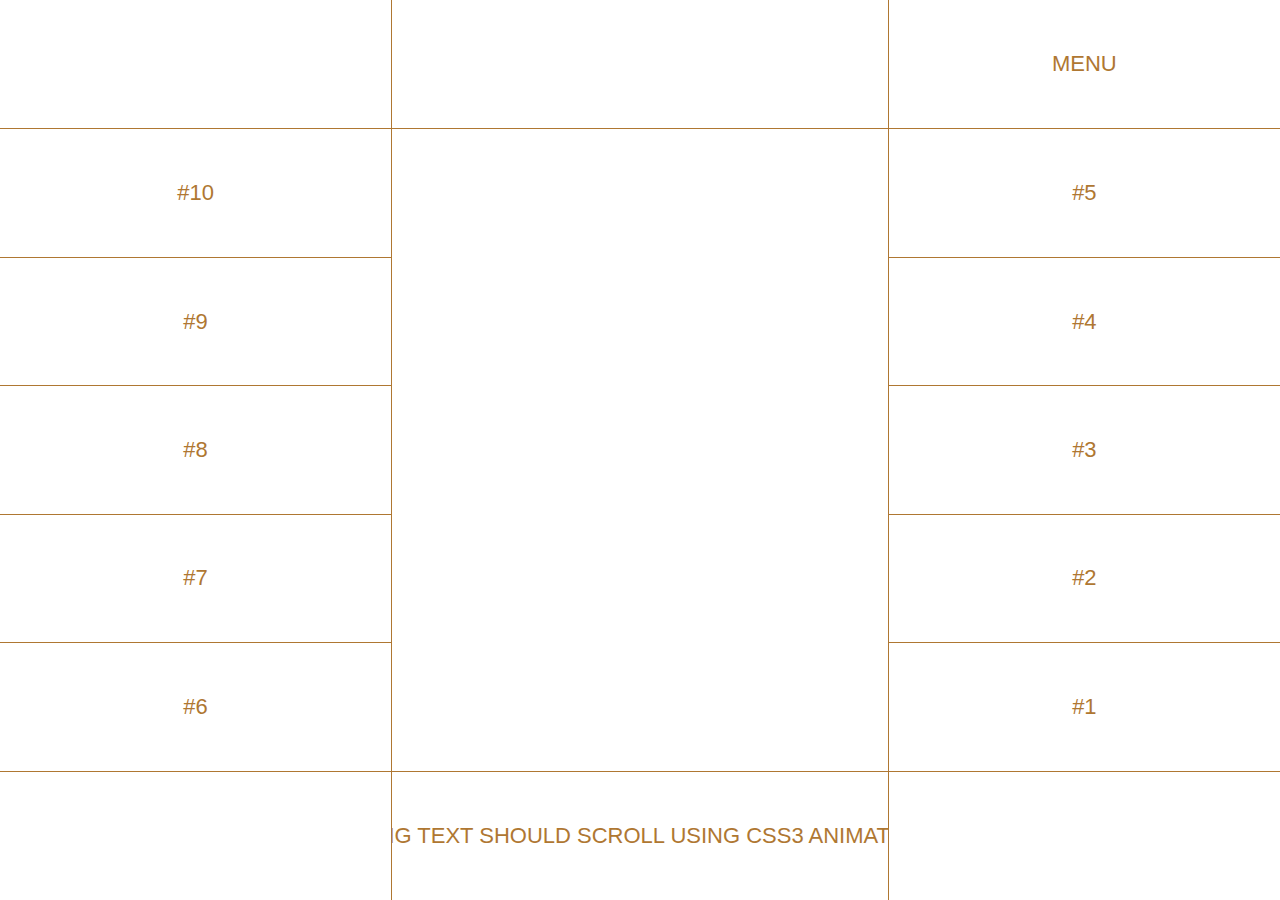
<file: 10x19.html>
<!DOCTYPE html>
<html lang="ko">
  <head>
    <meta charset="UTF-8" />
    <meta http-equiv="X-UA-Compatible" content="IE=edge" />
    <meta name="viewport" content="width=device-width, initial-scale=1.0" />
    <link rel="stylesheet" href="src/scss/reset.css" />
    <link rel="stylesheet" href="src/scss/10x19/styles.css" />
    <title>10X19</title>
  </head>
  <body>
    <span></span>
    <span></span>
    <span class="menu">Menu</span>
    <div class="number__row">
      <div class="number">#10</div>
      <div class="number">#9</div>
      <div class="number">#8</div>
      <div class="number">#7</div>
      <div class="number">#6</div>
    </div>
    <div class="number__row">
      <div class="number">#5</div>
      <div class="number">#4</div>
      <div class="number">#3</div>
      <div class="number">#2</div>
      <div class="number">#1</div>
    </div>
    <div class="center-image"></div>
    <span></span>
    <div class="scrolling__text">
      <span>
        This is very long text should scroll using CSS3 Animations and not JS
      </span>
    </div>
    <span></span>
  </body>
</html>
</file>
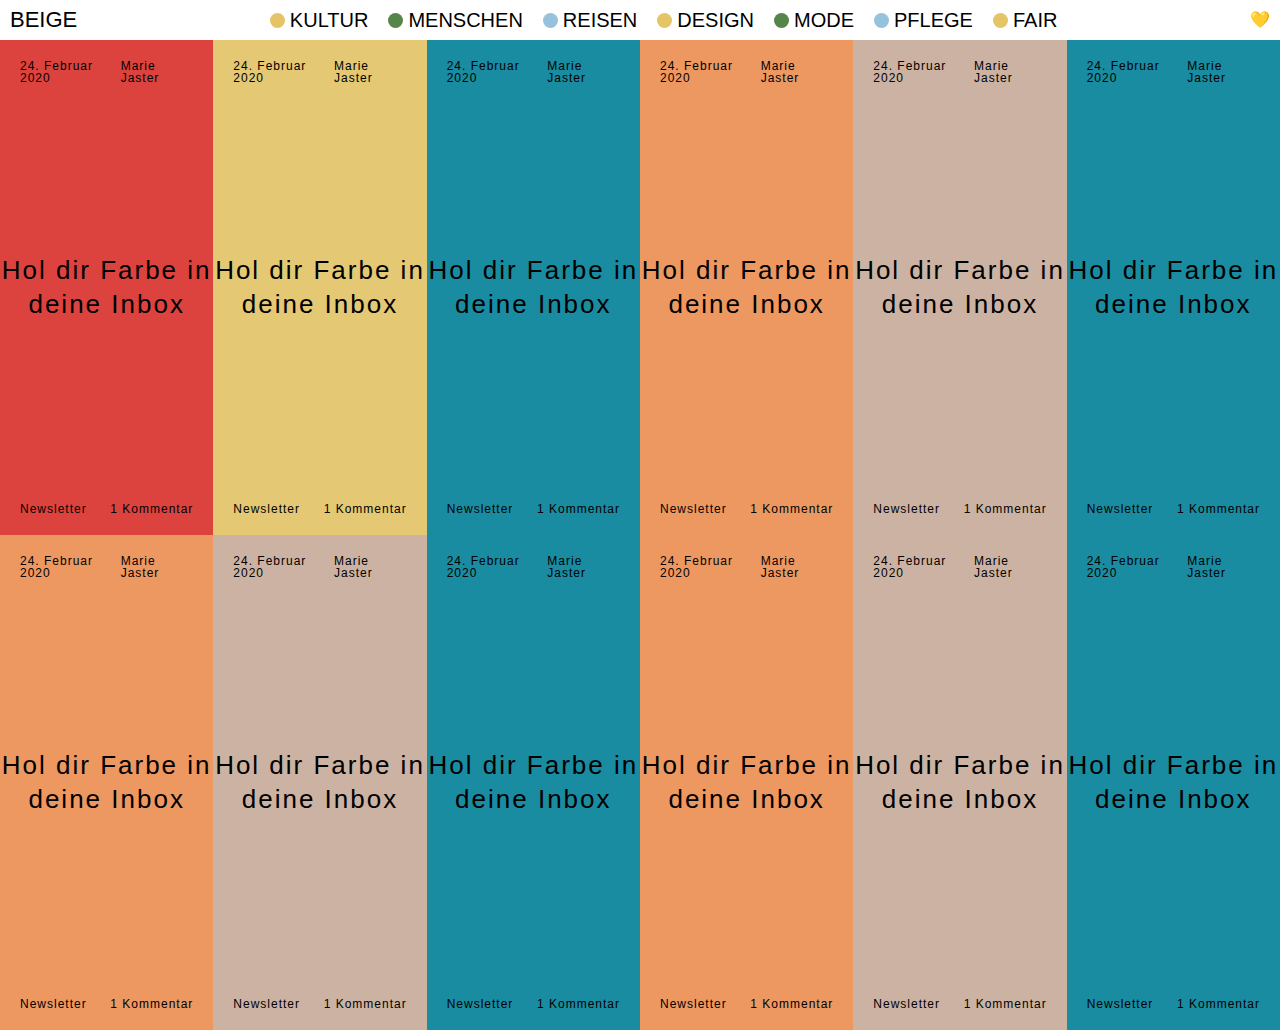
<file: beige.html>
<!DOCTYPE html>
<html lang="ko">
  <head>
    <meta charset="UTF-8" />
    <meta http-equiv="X-UA-Compatible" content="IE=edge" />
    <meta name="viewport" content="width=device-width, initial-scale=1.0" />
    <link rel="stylesheet" href="src/scss/reset.css" />
    <link rel="stylesheet" href="src/scss/beige/styles.css" />
    <title>Beige</title>
  </head>
  <body>
    <header class="header">
      <h1>Beige</h1>
      <nav>
        <ul>
          <li><span></span><a href="#">Kultur</a></li>
          <li><span></span><a href="#">Menschen</a></li>
          <li><span></span><a href="#">Reisen</a></li>
          <li><span></span><a href="#">Design</a></li>
          <li><span></span><a href="#">Mode</a></li>
          <li><span></span><a href="#">Pflege</a></li>
          <li><span></span><a href="#">Fair</a></li>
        </ul>
      </nav>
      <span>💛</span>
    </header>
    <main class="posts">
      <section class="post">
        <header class="post__header">
          <span class="post__date">24. Februar 2020</span>
          <span class="post__author">Marie Jaster</span>
        </header>
        <div class="post__content">
          <div class="visible">
            <h3>Hol dir Farbe in deine Inbox</h3>
          </div>
          <div class="invisible"></div>
        </div>
        <footer>
          <span class="category">Newsletter</span>
          <span class="comments">1 Kommentar</span>
        </footer>
      </section>
      <section class="post">
        <header class="post__header">
          <span class="post__date">24. Februar 2020</span>
          <span class="post__author">Marie Jaster</span>
        </header>
        <div class="post__content">
          <div class="visible">
            <h3>Hol dir Farbe in deine Inbox</h3>
          </div>
          <div class="invisible"></div>
        </div>
        <footer>
          <span class="category">Newsletter</span>
          <span class="comments">1 Kommentar</span>
        </footer>
      </section>
      <section class="post">
        <header class="post__header">
          <span class="post__date">24. Februar 2020</span>
          <span class="post__author">Marie Jaster</span>
        </header>
        <div class="post__content">
          <div class="visible">
            <h3>Hol dir Farbe in deine Inbox</h3>
          </div>
          <div class="invisible"></div>
        </div>
        <footer>
          <span class="category">Newsletter</span>
          <span class="comments">1 Kommentar</span>
        </footer>
      </section>
      <section class="post">
        <header class="post__header">
          <span class="post__date">24. Februar 2020</span>
          <span class="post__author">Marie Jaster</span>
        </header>
        <div class="post__content">
          <div class="visible">
            <h3>Hol dir Farbe in deine Inbox</h3>
          </div>
          <div class="invisible"></div>
        </div>
        <footer>
          <span class="category">Newsletter</span>
          <span class="comments">1 Kommentar</span>
        </footer>
      </section>
      <section class="post">
        <header class="post__header">
          <span class="post__date">24. Februar 2020</span>
          <span class="post__author">Marie Jaster</span>
        </header>
        <div class="post__content">
          <div class="visible">
            <h3>Hol dir Farbe in deine Inbox</h3>
          </div>
          <div class="invisible"></div>
        </div>
        <footer>
          <span class="category">Newsletter</span>
          <span class="comments">1 Kommentar</span>
        </footer>
      </section>
      <section class="post">
        <header class="post__header">
          <span class="post__date">24. Februar 2020</span>
          <span class="post__author">Marie Jaster</span>
        </header>
        <div class="post__content">
          <div class="visible">
            <h3>Hol dir Farbe in deine Inbox</h3>
          </div>
          <div class="invisible"></div>
        </div>
        <footer>
          <span class="category">Newsletter</span>
          <span class="comments">1 Kommentar</span>
        </footer>
      </section>
      <section class="post">
        <header class="post__header">
          <span class="post__date">24. Februar 2020</span>
          <span class="post__author">Marie Jaster</span>
        </header>
        <div class="post__content">
          <div class="visible">
            <h3>Hol dir Farbe in deine Inbox</h3>
          </div>
          <div class="invisible"></div>
        </div>
        <footer>
          <span class="category">Newsletter</span>
          <span class="comments">1 Kommentar</span>
        </footer>
      </section>
      <section class="post">
        <header class="post__header">
          <span class="post__date">24. Februar 2020</span>
          <span class="post__author">Marie Jaster</span>
        </header>
        <div class="post__content">
          <div class="visible">
            <h3>Hol dir Farbe in deine Inbox</h3>
          </div>
          <div class="invisible"></div>
        </div>
        <footer>
          <span class="category">Newsletter</span>
          <span class="comments">1 Kommentar</span>
        </footer>
      </section>
      <section class="post">
        <header class="post__header">
          <span class="post__date">24. Februar 2020</span>
          <span class="post__author">Marie Jaster</span>
        </header>
        <div class="post__content">
          <div class="visible">
            <h3>Hol dir Farbe in deine Inbox</h3>
          </div>
          <div class="invisible"></div>
        </div>
        <footer>
          <span class="category">Newsletter</span>
          <span class="comments">1 Kommentar</span>
        </footer>
      </section>
      <section class="post">
        <header class="post__header">
          <span class="post__date">24. Februar 2020</span>
          <span class="post__author">Marie Jaster</span>
        </header>
        <div class="post__content">
          <div class="visible">
            <h3>Hol dir Farbe in deine Inbox</h3>
          </div>
          <div class="invisible"></div>
        </div>
        <footer>
          <span class="category">Newsletter</span>
          <span class="comments">1 Kommentar</span>
        </footer>
      </section>
      <section class="post">
        <header class="post__header">
          <span class="post__date">24. Februar 2020</span>
          <span class="post__author">Marie Jaster</span>
        </header>
        <div class="post__content">
          <div class="visible">
            <h3>Hol dir Farbe in deine Inbox</h3>
          </div>
          <div class="invisible"></div>
        </div>
        <footer>
          <span class="category">Newsletter</span>
          <span class="comments">1 Kommentar</span>
        </footer>
      </section>
      <section class="post">
        <header class="post__header">
          <span class="post__date">24. Februar 2020</span>
          <span class="post__author">Marie Jaster</span>
        </header>
        <div class="post__content">
          <div class="visible">
            <h3>Hol dir Farbe in deine Inbox</h3>
          </div>
          <div class="invisible"></div>
        </div>
        <footer>
          <span class="category">Newsletter</span>
          <span class="comments">1 Kommentar</span>
        </footer>
      </section>
    </main>
  </body>
</html>
</file>
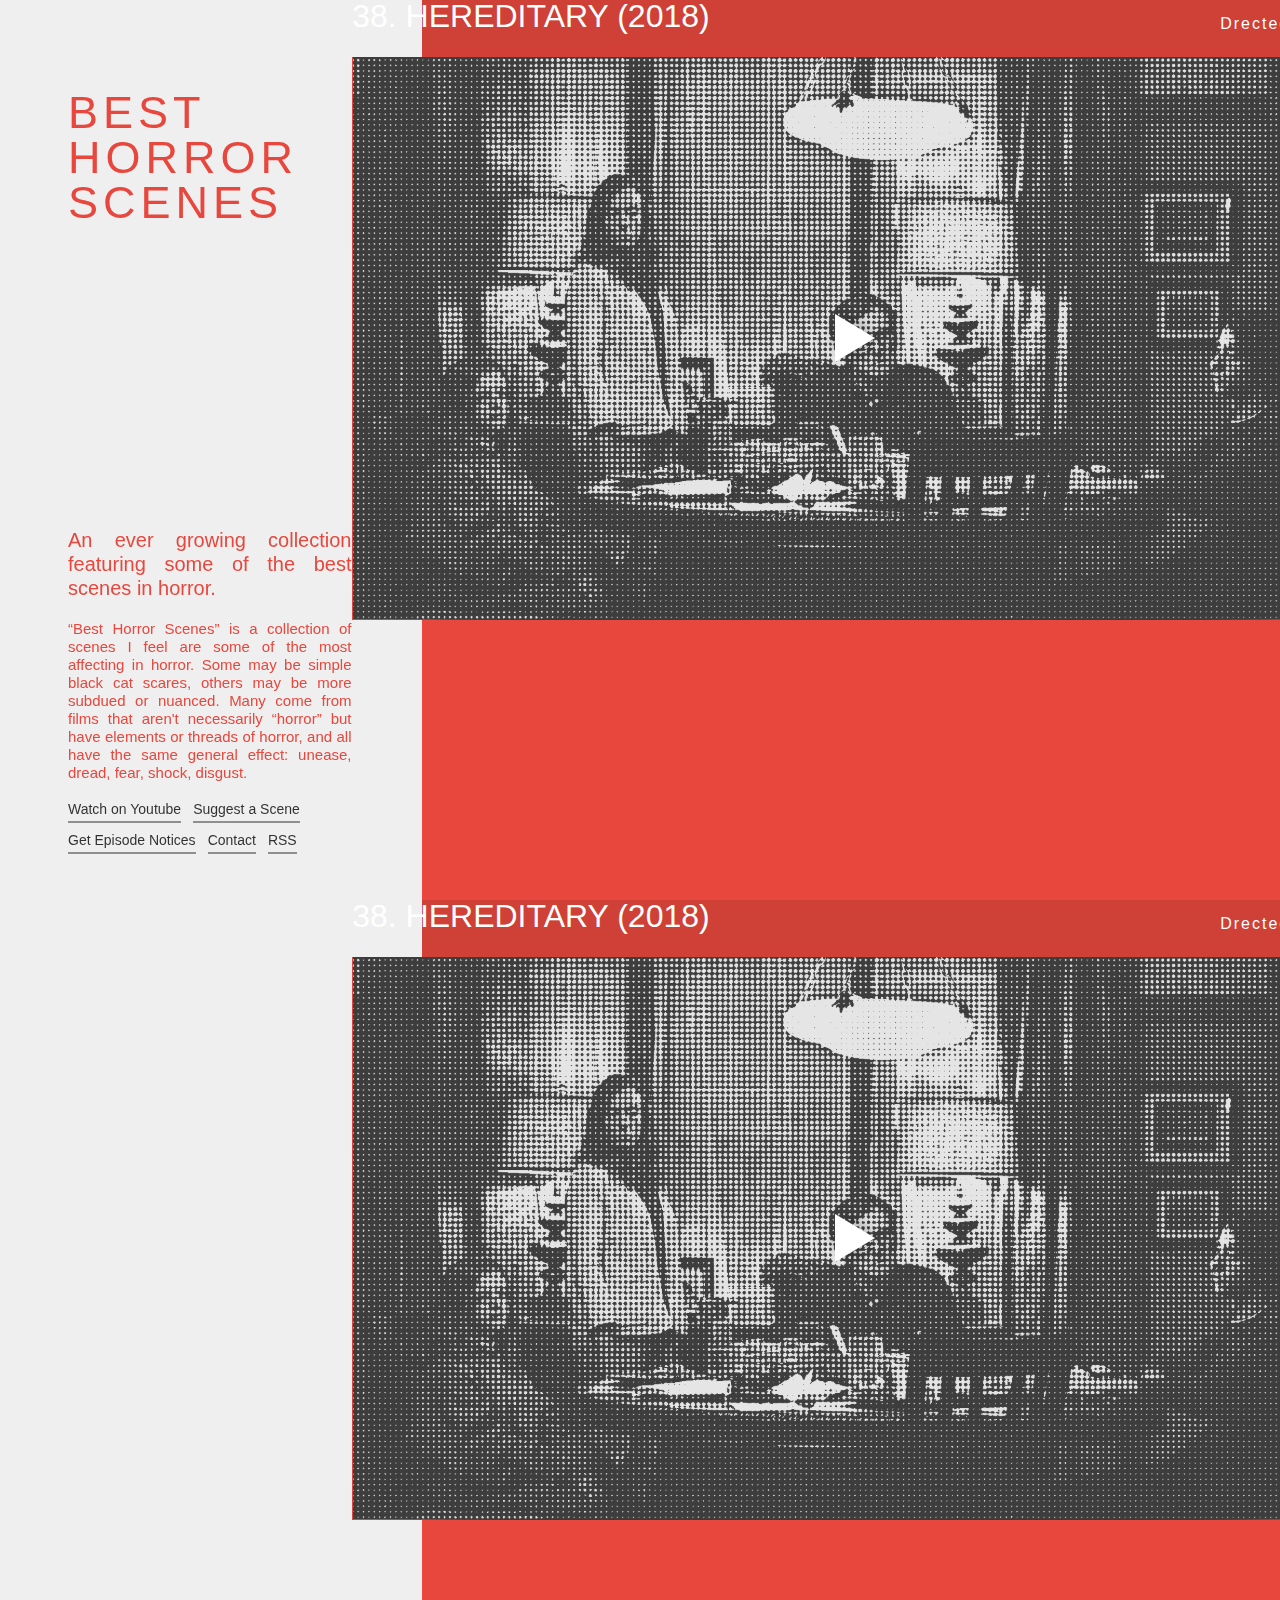
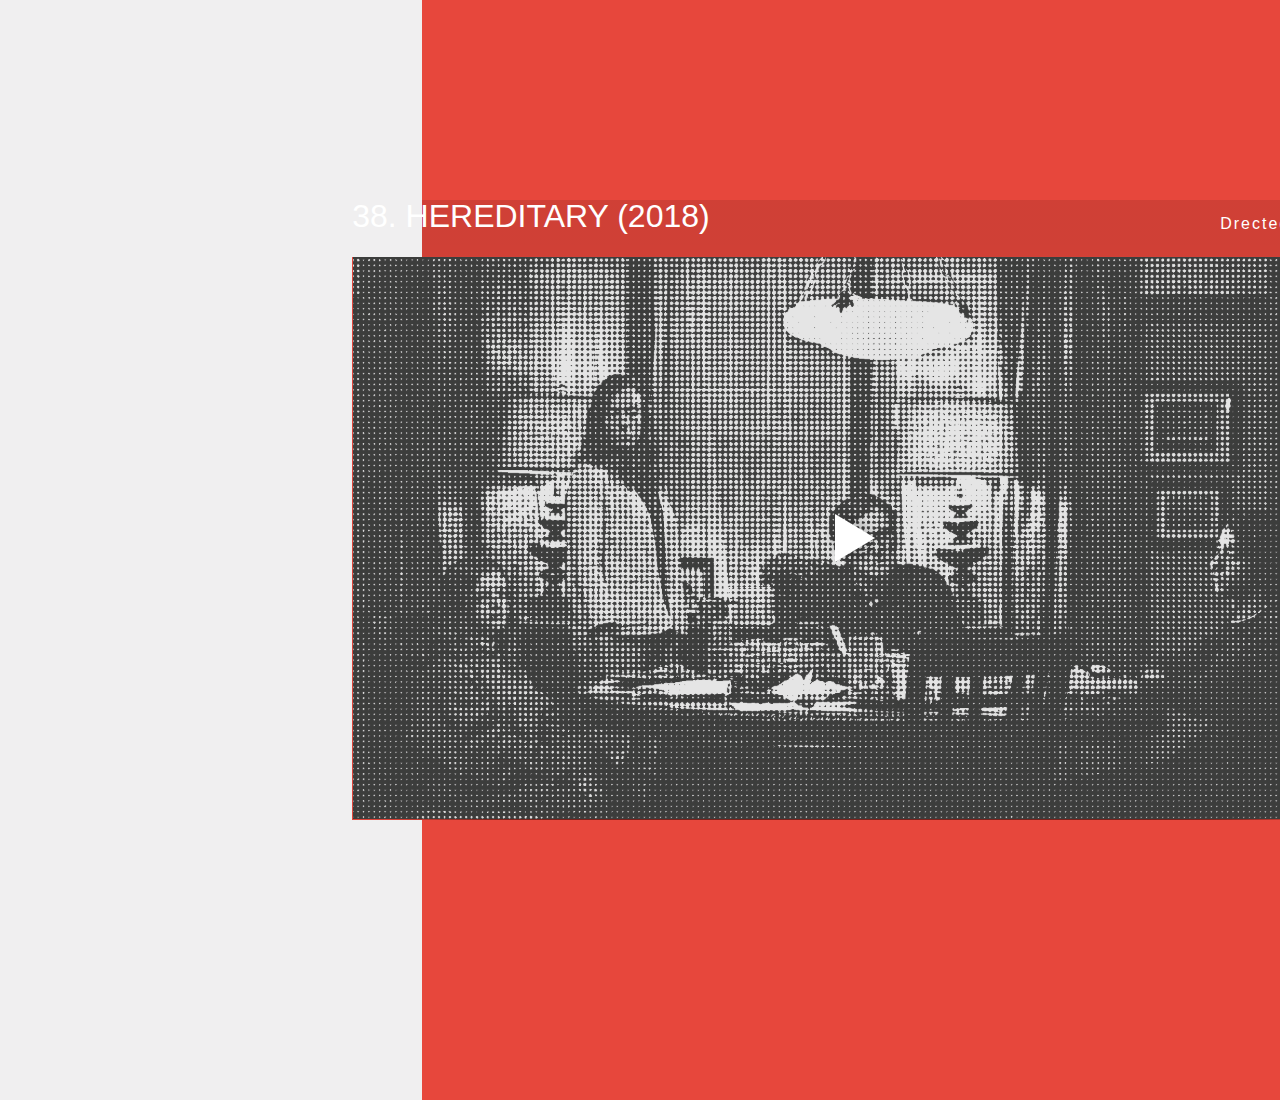
<file: bestHorrorScenes.html>
<!DOCTYPE html>
<html lang="ko">
  <head>
    <meta charset="UTF-8" />
    <meta name="viewport" content="width=device-width, initial-scale=1.0" />
    <link rel="stylesheet" href="src/scss/reset.css" />
    <link rel="stylesheet" href="src/scss/bestHorrorScenes/styles.css" />
    <title>Best Horror Scenes</title>
  </head>
  <body>
    <header>
      <h1>Best Horror Scenes</h1>
      <div class="bottom">
        <h3>
          An ever growing collection featuring some of the best scenes in
          horror.
        </h3>
        <p>
          “Best Horror Scenes” is a collection of scenes I feel are some of the
          most affecting in horror. Some may be simple black cat scares, others
          may be more subdued or nuanced. Many come from films that aren't
          necessarily “horror” but have elements or threads of horror, and all
          have the same general effect: unease, dread, fear, shock, disgust.
        </p>
        <nav>
          <ul>
            <li>Watch on Youtube</li>
            <li>Suggest a Scene</li>
            <li>Get Episode Notices</li>
            <li>Contact</li>
            <li>RSS</li>
          </ul>
        </nav>
      </div>
    </header>
    <main>
      <section class="movie">
        <div class="wrapper">
          <div class="movie__header">
            <h4>38. Hereditary (2018)</h4>
            <h5>Drected by Me</h5>
          </div>
          <img src="image/poster.png" alt="" />
        </div>
      </section>
      <section class="movie">
        <div class="wrapper">
          <div class="movie__header">
            <h4>38. Hereditary (2018)</h4>
            <h5>Drected by Me</h5>
          </div>
          <img src="image/poster.png" alt="" />
        </div>
      </section>
      <section class="movie">
        <div class="wrapper">
          <div class="movie__header">
            <h4>38. Hereditary (2018)</h4>
            <h5>Drected by Me</h5>
          </div>
          <img src="image/poster.png" alt="" />
        </div>
      </section>
    </main>
  </body>
</html>
</file>
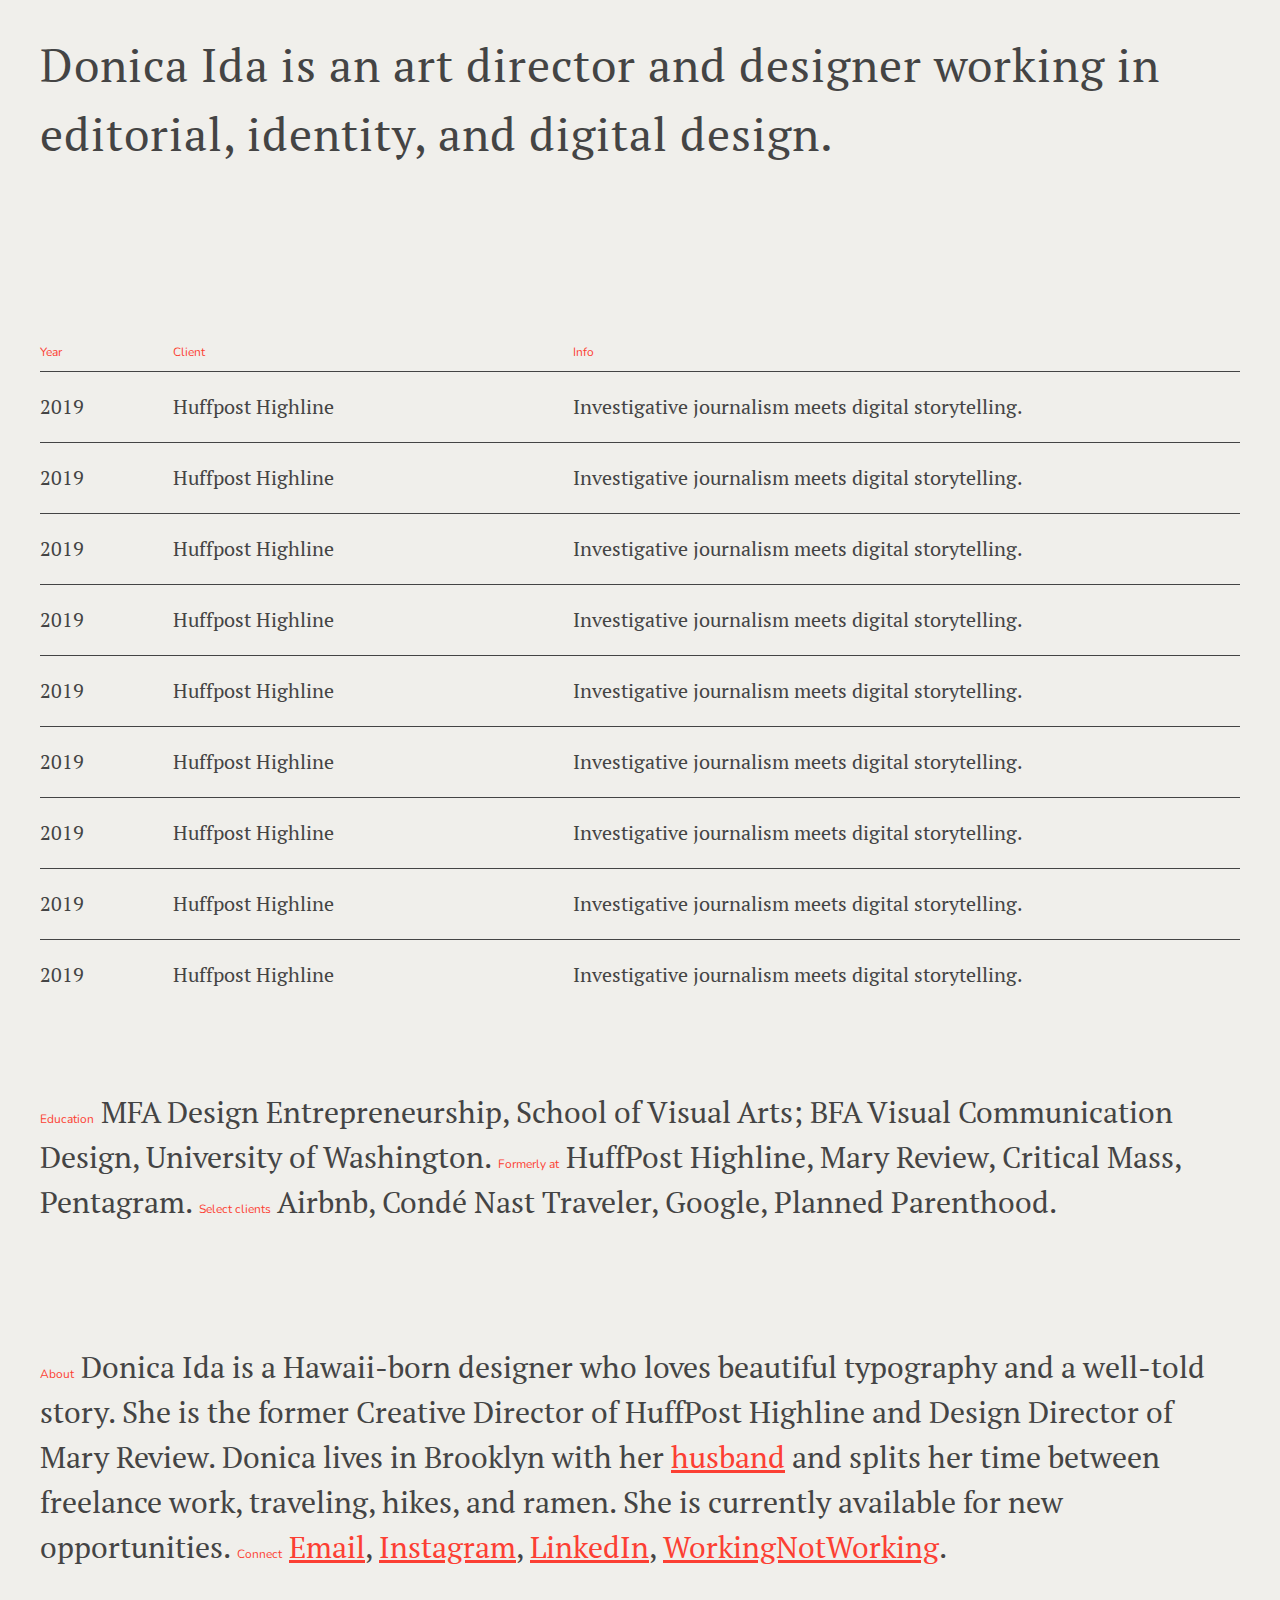
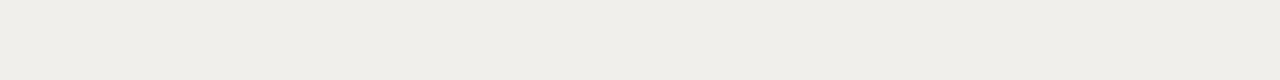
<file: donicaida.html>
<!DOCTYPE html>
<html lang="ko">
  <head>
    <meta charset="UTF-8" />
    <meta http-equiv="X-UA-Compatible" content="IE=edge" />
    <meta name="viewport" content="width=device-width, initial-scale=1.0" />
    <link rel="stylesheet" href="src/scss/reset.css" />
    <link rel="stylesheet" href="src/scss/donicaida/styles.css" />
    <title>Donicaida</title>
  </head>
  <body>
    <header>
      <h1>
        Donica Ida is an art director and designer working in editorial,
        identity, and digital design.
      </h1>
    </header>
    <div class="works">
      <div class="works__header">
        <span>Year</span>
        <span>Client</span>
        <span>Info</span>
      </div>
      <ul class="works__list">
        <li class="works__work">
          <span>2019</span>
          <span>Huffpost Highline</span>
          <span>Investigative journalism meets digital storytelling.</span>
        </li>
        <li class="works__work">
          <span>2019</span>
          <span>Huffpost Highline</span>
          <span>Investigative journalism meets digital storytelling.</span>
        </li>
        <li class="works__work">
          <span>2019</span>
          <span>Huffpost Highline</span>
          <span>Investigative journalism meets digital storytelling.</span>
        </li>
        <li class="works__work">
          <span>2019</span>
          <span>Huffpost Highline</span>
          <span>Investigative journalism meets digital storytelling.</span>
        </li>
        <li class="works__work">
          <span>2019</span>
          <span>Huffpost Highline</span>
          <span>Investigative journalism meets digital storytelling.</span>
        </li>
        <li class="works__work">
          <span>2019</span>
          <span>Huffpost Highline</span>
          <span>Investigative journalism meets digital storytelling.</span>
        </li>
        <li class="works__work">
          <span>2019</span>
          <span>Huffpost Highline</span>
          <span>Investigative journalism meets digital storytelling.</span>
        </li>
        <li class="works__work">
          <span>2019</span>
          <span>Huffpost Highline</span>
          <span>Investigative journalism meets digital storytelling.</span>
        </li>
        <li class="works__work">
          <span>2019</span>
          <span>Huffpost Highline</span>
          <span>Investigative journalism meets digital storytelling.</span>
        </li>
      </ul>
    </div>
    <div class="cv">
      <span>Education</span> MFA Design Entrepreneurship, School of Visual Arts;
      BFA Visual Communication Design, University of Washington.
      <span>Formerly at</span> HuffPost Highline, Mary Review, Critical Mass,
      Pentagram. <span>Select clients</span> Airbnb, Condé Nast Traveler,
      Google, Planned Parenthood.
    </div>
    <div class="about">
      <span>About</span> Donica Ida is a Hawaii-born designer who loves
      beautiful typography and a well-told story. She is the former Creative
      Director of HuffPost Highline and Design Director of Mary Review. Donica
      lives in Brooklyn with her <a href="#">husband</a> and splits her time
      between freelance work, traveling, hikes, and ramen. She is currently
      available for new opportunities. <span>Connect</span>
      <a href="#">Email</a>, <a href="#">Instagram</a>,
      <a href="#">LinkedIn</a>, <a href="#">WorkingNotWorking</a>.
    </div>
  </body>
</html>
</file>
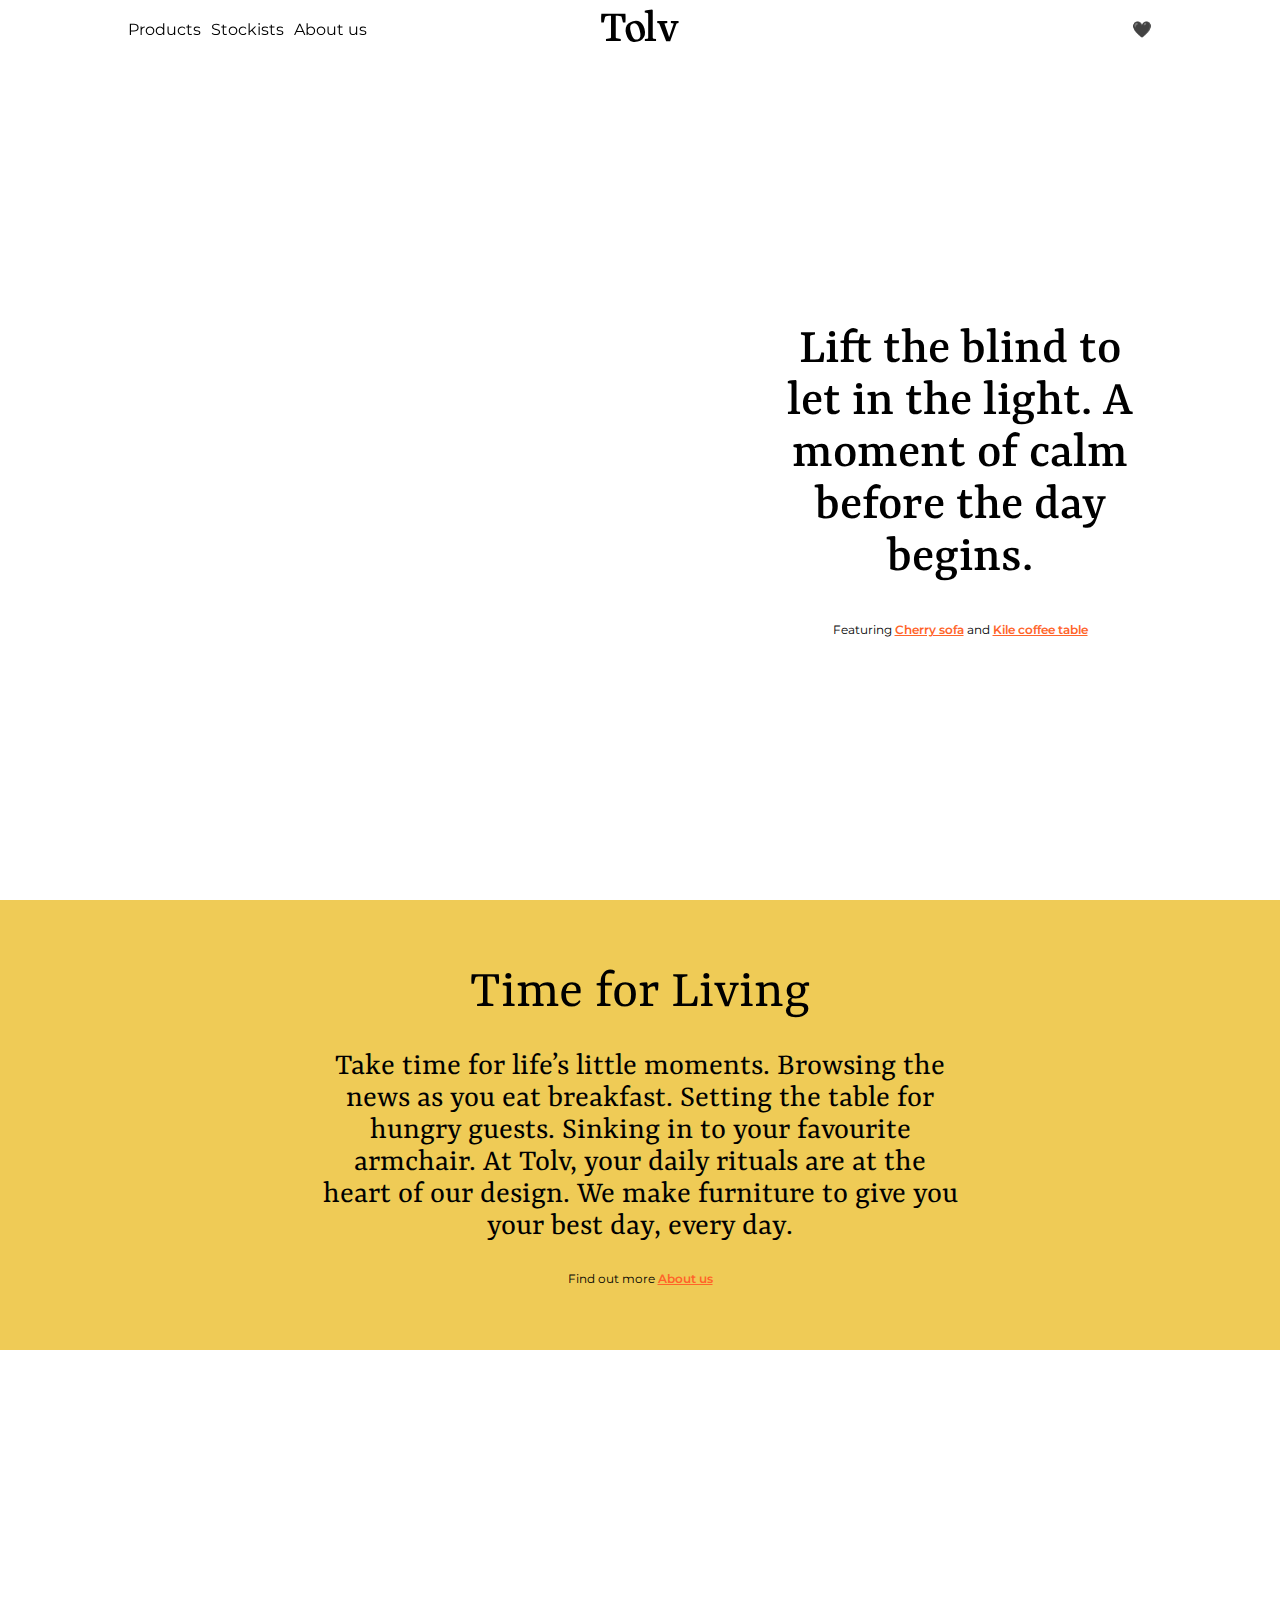
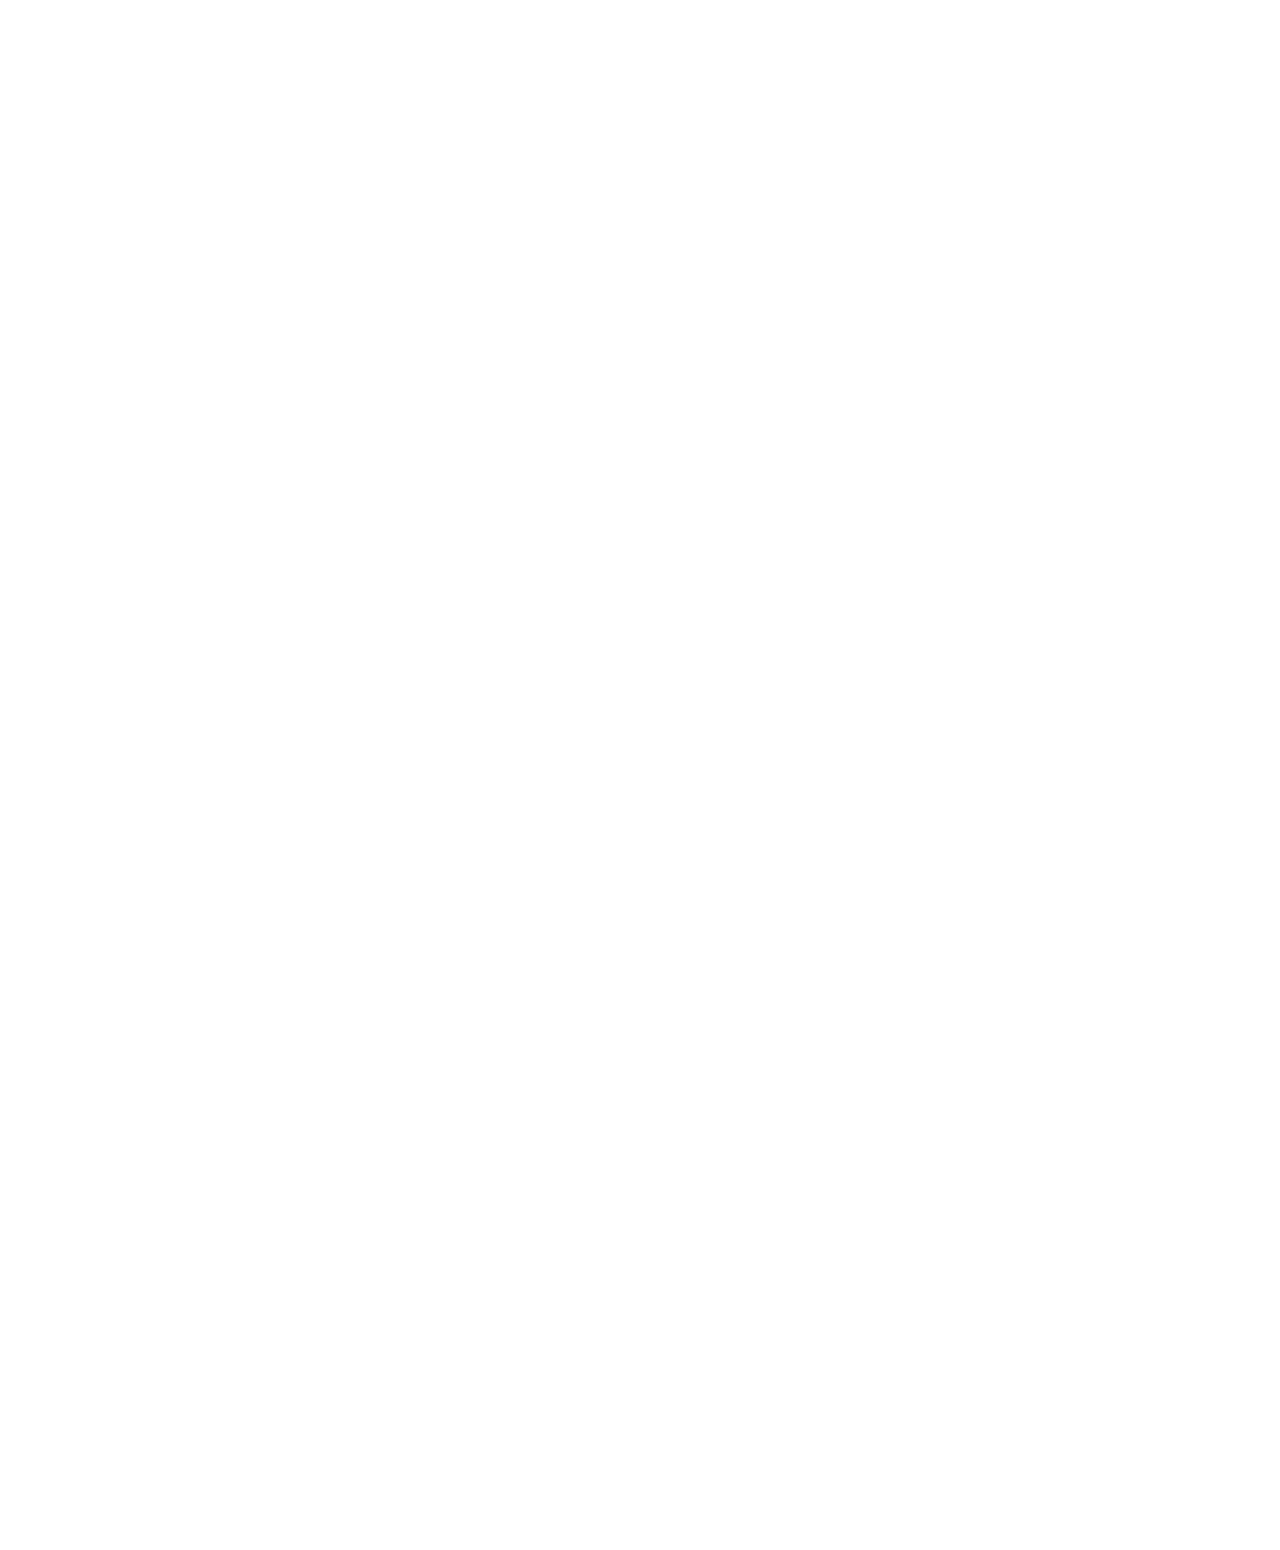
<file: tolv.html>
<!DOCTYPE html>
<html lang="ko">
  <head>
    <meta charset="UTF-8" />
    <meta http-equiv="X-UA-Compatible" content="IE=edge" />
    <meta name="viewport" content="width=device-width, initial-scale=1.0" />
    <link rel="stylesheet" href="src/scss/reset.css" />
    <link rel="stylesheet" href="src/scss/tolv/styles.css" />
    <title>Tolv</title>
  </head>
  <body>
    <header>
      <nav>
        <ul>
          <li>Products</li>
          <li>Stockists</li>
          <li>About us</li>
        </ul>
      </nav>
      <h1 class="logo">
        T
        <div>o</div>
        lv
      </h1>
      <span>🖤</span>
    </header>
    <main>
      <div class="hero">
        <div class="hero__img"></div>
        <div class="hero__text">
          <h2>
            Lift the blind to let in the light. A moment of calm before the day
            begins.
          </h2>
          <span>
            Featuring <a href="#">Cherry sofa</a> and
            <a href="#">Kile coffee table</a>
          </span>
        </div>
      </div>
      <div class="banner">
        <h3 class="banner__title">Time for Living</h3>
        <p>
          Take time for life’s little moments. Browsing the news as you eat
          breakfast. Setting the table for hungry guests. Sinking in to your
          favourite armchair. At Tolv, your daily rituals are at the heart of
          our design. We make furniture to give you your best day, every day.
        </p>
        <span> Find out more <a href="#">About us</a> </span>
      </div>
      <section class="gallery">
        <div class="gallery__item"></div>
        <div class="gallery__item"></div>
        <div class="gallery__item"></div>
        <div class="gallery__item"></div>
        <div class="gallery__item"></div>
        <div class="gallery__item"></div>
        <div class="gallery__item"></div>
        <div class="gallery__item"></div>
        <div class="gallery__item"></div>
        <div class="gallery__item"></div>
        <div class="gallery__item"></div>
        <div class="gallery__item"></div>
      </section>
    </main>
  </body>
</html>
</file>
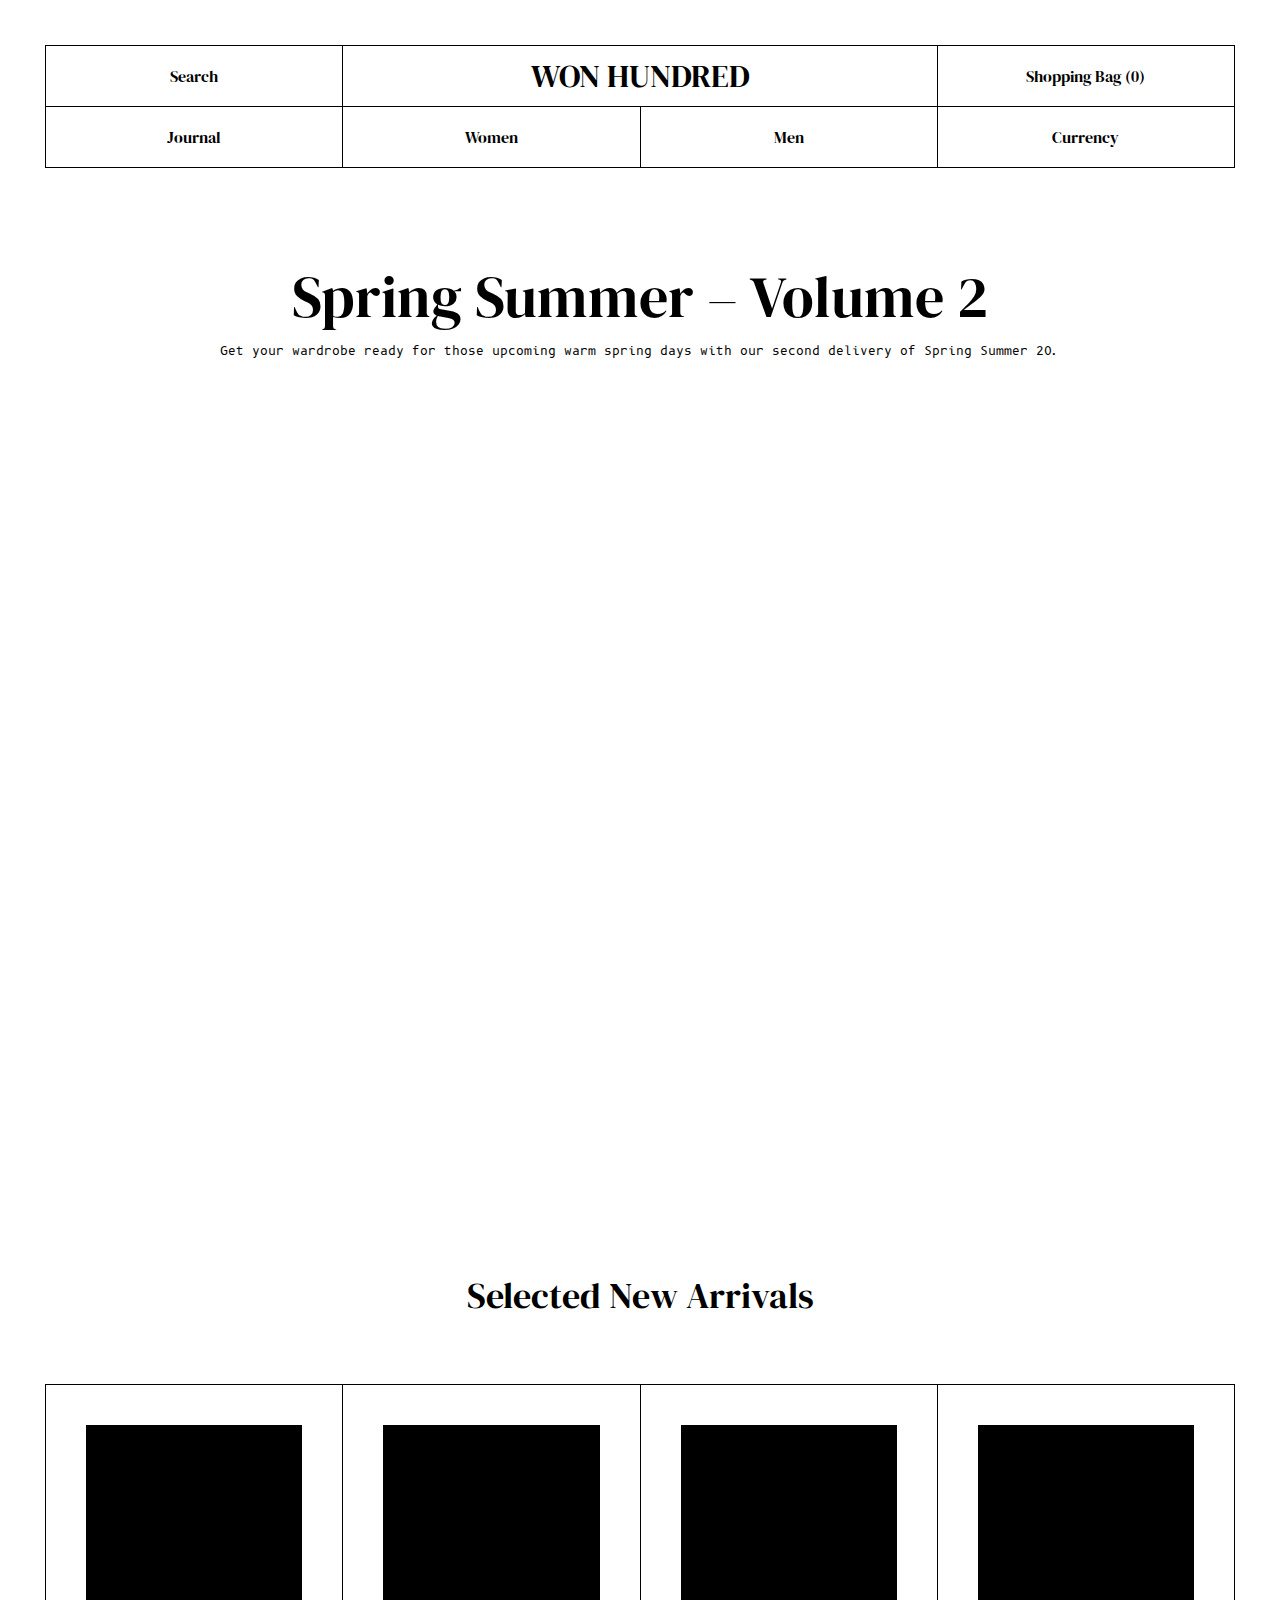
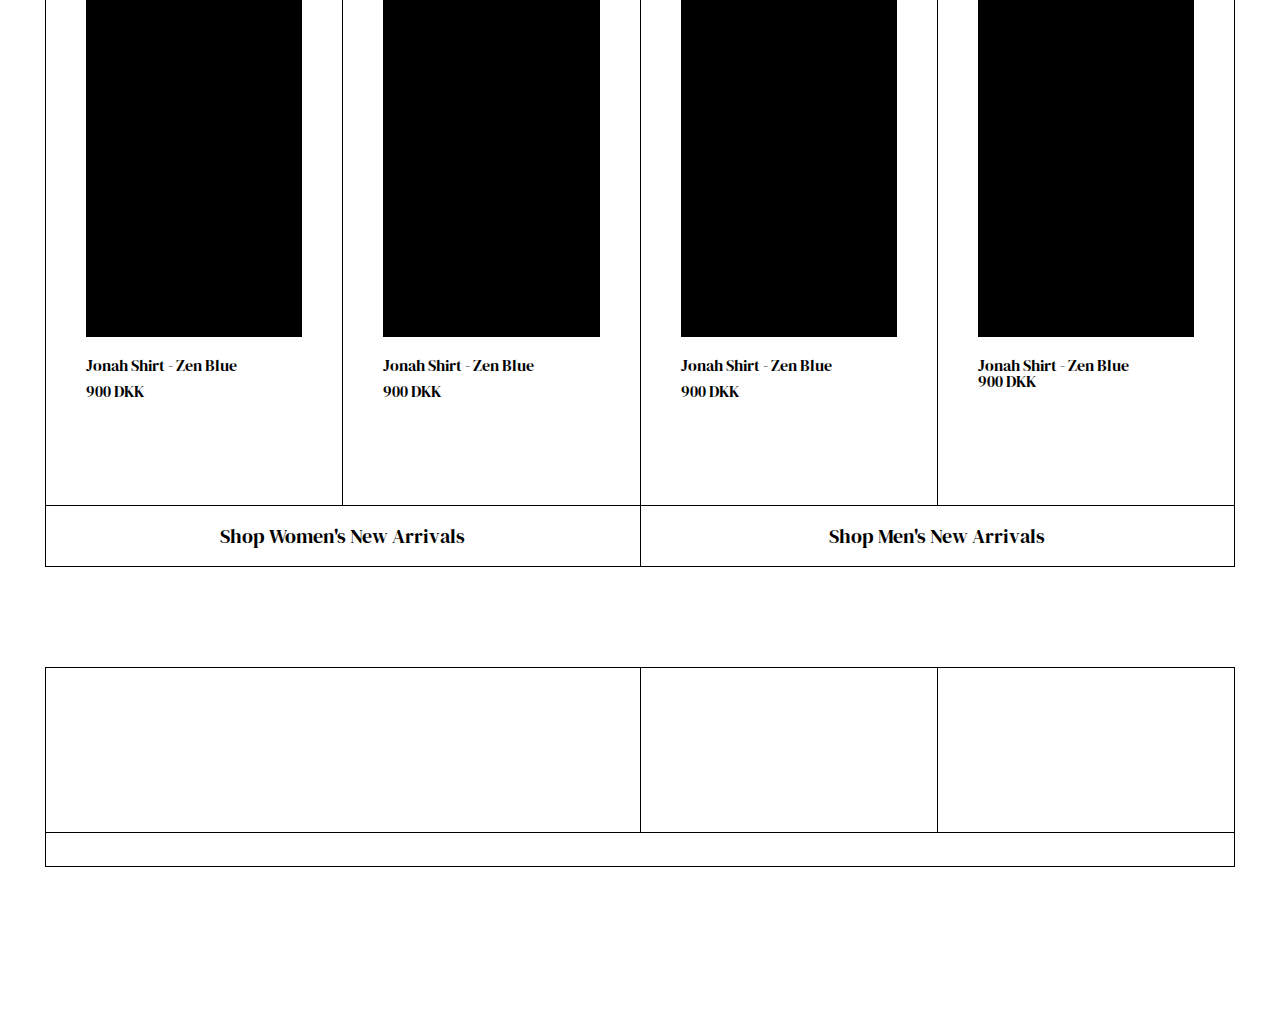
<file: wonHundred.html>
<!DOCTYPE html>
<html lang="ko">
  <head>
    <meta charset="UTF-8" />
    <meta http-equiv="X-UA-Compatible" content="IE=edge" />
    <meta name="viewport" content="width=device-width, initial-scale=1.0" />
    <link rel="stylesheet" href="src/scss/reset.css" />
    <link rel="stylesheet" href="src/scss/wonHundred/styles.css" />
    <title>One Hundred</title>
  </head>
  <body>
    <header>
      <nav>
        <ul>
          <li>Search</li>
          <li>Won Hundred</li>
          <li>Shopping Bag (0)</li>
          <li>Journal</li>
          <li>Women</li>
          <li>Men</li>
          <li>Currency</li>
        </ul>
      </nav>
    </header>
    <main>
      <h1>Spring Summer – Volume 2</h1>
      <h6>
        Get your wardrobe ready for those upcoming warm spring days with our
        second delivery of Spring Summer 20.
      </h6>
      <div class="hero">
        <div class="hero__img"></div>
        <div class="hero__img"></div>
        <div class="hero__img"></div>
        <div class="hero__img"></div>
      </div>
      <section class="arrivals">
        <h4 class="arrivals__title">Selected New Arrivals</h4>
        <div class="wrapper">
          <article class="product">
            <div class="product__photo"></div>
            <div class="product__data">
              <span class="name">Jonah Shirt - Zen Blue</span>
              <span class="price">900 DKK</span>
            </div>
          </article>
          <article class="product">
            <div class="product__photo"></div>
            <div class="product__data">
              <span class="name">Jonah Shirt - Zen Blue</span>
              <span class="price">900 DKK</span>
            </div>
          </article>
          <article class="product">
            <div class="product__photo"></div>
            <div class="product__data">
              <span class="name">Jonah Shirt - Zen Blue</span>
              <span class="price">900 DKK</span>
            </div>
          </article>
          <article class="product">
            <div class="product__photo"></div>
            <div class="product__data">
              <span class="name">Jonah Shirt - Zen Blue</span>
              <span class="name">900 DKK</span>
            </div>
          </article>
          <span class="arrivals__category">Shop Women's New Arrivals</span>
          <span class="arrivals__category">Shop Men's New Arrivals</span>
        </div>
      </section>
    </main>
    <footer>
      <div></div>
      <div></div>
      <div></div>
      <div></div>
    </footer>
  </body>
</html>
</file>
<file: src/scss/10x19/styles.css>
@-webkit-keyframes scrollText{0%,to{transform:translateX(-150px)}50%{transform:translateX(150px)}}@keyframes scrollText{0%,to{transform:translateX(-150px)}50%{transform:translateX(150px)}}*{box-sizing:border-box}body{font-family:-apple-system,BlinkMacSystemFont,"Segoe UI",Roboto,Oxygen,Ubuntu,Cantarell,"Open Sans","Helvetica Neue",sans-serif;height:100vh;background-color:#af7732;display:grid;grid-template-columns:1.5fr 1.9fr 1.5fr;grid-template-rows:1fr 5fr 1fr;gap:1px}body>:not(script){background-color:#fff;display:flex;justify-content:center;align-items:center;color:#af7732;font-size:22px;text-transform:uppercase}body .menu{grid-column-start:-2}body .center-image{grid-column:2/-2;grid-row:2/-2;background-image:url(https://images.unsplash.com/photo-1583309219338-a582f1f9ca6b?ixlib=rb-1.2.1&ixid=eyJhcHBfaWQiOjEyMDd9&auto=format&fit=crop&w=1364&q=80);background-size:cover;background-position:center}body .number__row{background-color:#af7732;display:grid;grid-template-columns:1fr;gap:1px;height:100%;align-items:stretch}body .number__row .number{display:flex;justify-content:center;align-items:center;background-color:#fff;cursor:pointer;transition:color .3s linear,background-color .3s linear}body .number__row .number:hover{background-color:#af7732;color:#fff}body .scrolling__text{grid-column-start:2;white-space:nowrap;overflow:hidden}body .scrolling__text span{-webkit-animation:scrollText 3s linear infinite forwards;animation:scrollText 3s linear infinite forwards}
</file>
<file: src/scss/beige/styles.css>
*{box-sizing:border-box}body{font-family:-apple-system,BlinkMacSystemFont,"Segoe UI",Roboto,Oxygen,Ubuntu,Cantarell,"Open Sans","Helvetica Neue",sans-serif;margin-top:40px}.header,.header nav ul li{display:flex;align-items:center}.header{width:100%;background-color:#fff;height:40px;justify-content:space-between;position:fixed;top:0;left:0;z-index:1;padding:0 10px}.header h1{font-size:22px;text-transform:uppercase}.header nav ul{display:flex}.header nav ul li{font-size:20px}.header nav ul li:nth-child(3n+1) span{background-color:#e4c464}.header nav ul li:nth-child(3n+2) span{background-color:#56854a}.header nav ul li:nth-child(3n+3) span{background-color:#97c2de}.header nav ul li span{margin-right:5px;height:15px;width:15px;background-color:red;border-radius:50%}.header nav ul li a{color:inherit;text-decoration:none;text-transform:uppercase}.header nav ul li:not(:last-child){margin-right:20px}.posts{display:grid;grid-template-columns:repeat(6,1fr);grid-auto-rows:55vh}.posts .post{cursor:pointer;padding:20px;font-size:12px;display:flex;flex-direction:column;justify-content:space-between;position:relative}.posts .post .post__header,.posts .post footer{display:flex;justify-content:space-between;letter-spacing:1px}.posts .post:nth-child(3n+1){background-color:#dd433e}.posts .post:nth-child(3n+2){background-color:#e4c874}.posts .post:nth-child(3n+3){background-color:#198ca1}.posts .post:nth-child(3n+4){background-color:#ec9860}.posts .post:nth-child(3n+5){background-color:#ccb2a2}.posts .post .post__content{position:absolute;left:0;top:0;width:100%;height:100%;display:flex;justify-content:center;align-items:center}.posts .post .post__content h3{letter-spacing:2px;line-height:1.3;font-size:26px;text-align:center}.posts .post .post__content .invisible{display:none;height:100%;width:100%;background-image:url(https://images.prismic.io/beige/3479dcfd-17b4-4391-8b1c-506801d60786_Beige-Mode-Fashion-Menswear-Trends-2020-Gucci-Cruise-5.jpg?auto=compress,format?auto=format,compress&q=60&fit=crop&w=1200&h=1920);background-position:center center;background-size:cover}.posts .post:hover .post__content .visible{display:none}.posts .post:hover .post__content .invisible{display:block}
</file>
<file: src/scss/bestHorrorScenes/styles.css>
*{box-sizing:border-box}body{height:100vh;font-family:-apple-system,BlinkMacSystemFont,"Segoe UI",Roboto,Oxygen,Ubuntu,Cantarell,"Open Sans","Helvetica Neue",sans-serif;background-color:#f0eff0}header{position:fixed;top:0;left:0;width:33%;padding:10vh 0 36px 68px;justify-content:space-between;color:#e7473c}header h1{font-size:45px;width:50%;text-transform:uppercase;letter-spacing:5px}header h3,header p{line-height:1.2;text-align:justify;font-weight:400;margin-bottom:20px}header h3{font-size:20px;width:80%}header p{font-size:15px}header nav,header p{width:80%}header nav ul{display:flex;flex-wrap:wrap}header nav ul li{cursor:pointer;margin-right:12px;font-size:14px;color:#000;opacity:.8;padding-bottom:5px;border-bottom:2px solid rgba(0,0,0,.5);margin-bottom:10px}header nav ul li:hover{opacity:1}main{padding-left:33%}main .movie{background:linear-gradient(to bottom,rgba(0,0,0,.1) 5%,transparent,transparent,transparent,transparent) #e7473c;height:100vh;display:flex;justify-content:center;align-items:center;color:#fff}header,main .movie .wrapper{height:100%;display:flex;flex-direction:column}main .movie .wrapper .movie__header{display:flex;width:100%;justify-content:space-between;align-items:flex-end;margin-bottom:25px}main .movie .wrapper .movie__header h4{font-size:32px;text-transform:uppercase}main .movie .wrapper .movie__header h5{letter-spacing:2px}main .movie .wrapper .img{width:100%;box-shadow:0 80px 80px -80px #000,0 0 12px rgba(0,0,0,.06),inset 0 0 0 1px rgba(0,0,0,.2)}
</file>
<file: src/scss/donicaida/styles.css>
@import url(https://fonts.googleapis.com/css2?family=Nunito&family=PT+Serif:ital@0;1&display=swap);.works .works__header,.works .works__list .works__work{display:grid;grid-template-columns:1fr 3fr 5fr}.about span,.cv span,.works .works__header span{color:#fc3f33;font-size:12px;font-family:"Nunito"}*{box-sizing:border-box}body{font-family:"PT Serif",serif;background-color:#f0efeb;color:#444;padding:30px 40px;line-height:1.5}header{font-size:46px;letter-spacing:1px;margin-bottom:175px}.works{margin-bottom:80px}.works .works__header{padding-bottom:10px}.works .works__list .works__work{cursor:pointer;font-size:20px;border-top:1px solid #444;padding:20px 0}.works .works__list .works__work:hover,a:hover{font-style:italic}.about,.cv{font-size:30px}.cv{margin-bottom:120px}.about{padding-bottom:80px}a{color:#fc3f33}
</file>
<file: src/scss/tolv/styles.css>
@import url(https://fonts.googleapis.com/css2?family=Montserrat:wght@400;500&display=swap);@import url(https://fonts.googleapis.com/css2?family=Yrsa:wght@400;600&display=swap);*{box-sizing:border-box}body{font-family:"Montserrat",-apple-system,BlinkMacSystemFont,"Segoe UI",Roboto,Oxygen,Ubuntu,Cantarell,"Open Sans","Helvetica Neue",sans-serif;margin-top:60px}header{position:fixed;top:0;left:0;height:60px;display:grid;grid-template-columns:repeat(3,1fr);align-items:center;width:100%;padding:0 10%}header h1{place-self:center center;font-family:"Yrsa"}header>span{justify-self:end}header nav ul{display:flex}header nav ul li:not(:last-child){margin-right:10px}header .logo{font-size:48px;font-weight:500;display:flex}header .logo div{transform:rotateZ(-15deg);margin:0 -3px}.hero{display:grid;grid-template-columns:repeat(2,1fr);grid-template-rows:calc(100vh - 60px)}.hero .hero__img{background-image:url(https://source.unsplash.com/random/);background-size:cover;background-position:center center}.banner,.hero .hero__text{display:flex;justify-content:center;align-items:center;flex-direction:column}.hero .hero__text h2{font-family:"Yrsa";font-size:52px;text-align:center;width:60%;font-weight:500;margin-bottom:40px}.banner span,.hero .hero__text span{font-size:12px}a{font-weight:600;color:#ff6429}.banner{background-color:#efcb56;height:50vh}.banner h3,.banner p{font-family:"Yrsa";font-size:56px;margin-bottom:30px}.banner p{width:50%;text-align:center;font-size:32px}.gallery{display:grid;grid-template-columns:repeat(4,1fr);grid-auto-rows:50vh}.gallery .gallery__item{background-size:cover;background-position:center;background-image:url(https://source.unsplash.com/random/);transition:all .2s linear;cursor:pointer;overflow:hidden}.gallery .gallery__item:first-child,.gallery .gallery__item:nth-child(10),.gallery .gallery__item:nth-child(5),.gallery .gallery__item:nth-child(7){grid-column-start:span 2}.gallery .gallery__item:hover{filter:blur(50px)}
</file>
<file: src/scss/wonHundred/styles.css>
@import url(https://fonts.googleapis.com/css2?family=B612+Mono&family=DM+Serif+Display:ital@0;1&display=swap);*{box-sizing:border-box}body{font-family:"DM Serif Display",monospace;padding:45px}header{background-color:#000;border:1px solid #000;margin-bottom:100px}header nav ul{display:grid;gap:1px;grid-template-columns:repeat(4,1fr);grid-template-rows:repeat(2,60px)}header nav ul li{background-color:#fff;display:flex;justify-content:center;align-items:center}header nav ul li:nth-child(2){grid-column-start:span 2;font-size:32px;text-transform:uppercase}main h1,main h6{text-align:center}main h1{font-size:58px;margin-bottom:20px}main h6{font-family:"B612 Mono";font-size:12px;margin-bottom:50px}.hero{display:grid;grid-template-columns:repeat(4,1fr);grid-template-rows:80vh;margin-bottom:150px}.hero .hero__img{background-image:url(https://source.unsplash.com/random/);background-position:center center;background-size:cover}.hero .hero__img:first-child{background-image:url(https://source.unsplash.com/random/1)}.hero .hero__img:last-child{background-image:url(https://source.unsplash.com/random/2)}.hero .hero__img:nth-child(2){background-image:url(https://source.unsplash.com/random/3)}.arrivals h4{font-size:36px;margin-bottom:70px;text-align:center}.arrivals .wrapper{border:1px solid #000;display:grid;grid-template-columns:repeat(4,1fr);grid-template-rows:80vh auto;gap:1px}.arrivals .wrapper .arrivals__category,.arrivals .wrapper .product,footer div{background-color:#fff}.arrivals .wrapper .arrivals__category{grid-column-start:span 2;text-align:center;font-size:20px;padding:20px 0}.arrivals .wrapper .product{padding:40px;display:grid;gap:20px;grid-template-rows:80% auto}.arrivals .wrapper,.arrivals .wrapper .product .product__photo,footer{background-color:#000}.arrivals .wrapper .product .product__data{display:flex;flex-direction:column}.arrivals .wrapper .product .product__data .price{margin-top:10px}footer{margin:100px 0;display:grid;grid-template-columns:repeat(4,1fr);grid-template-rows:10fr 2fr;gap:1px;height:200px;border:1px solid #000}footer div:first-child{grid-column:span 2}footer div:last-child{grid-column:1/-1}
</file>
